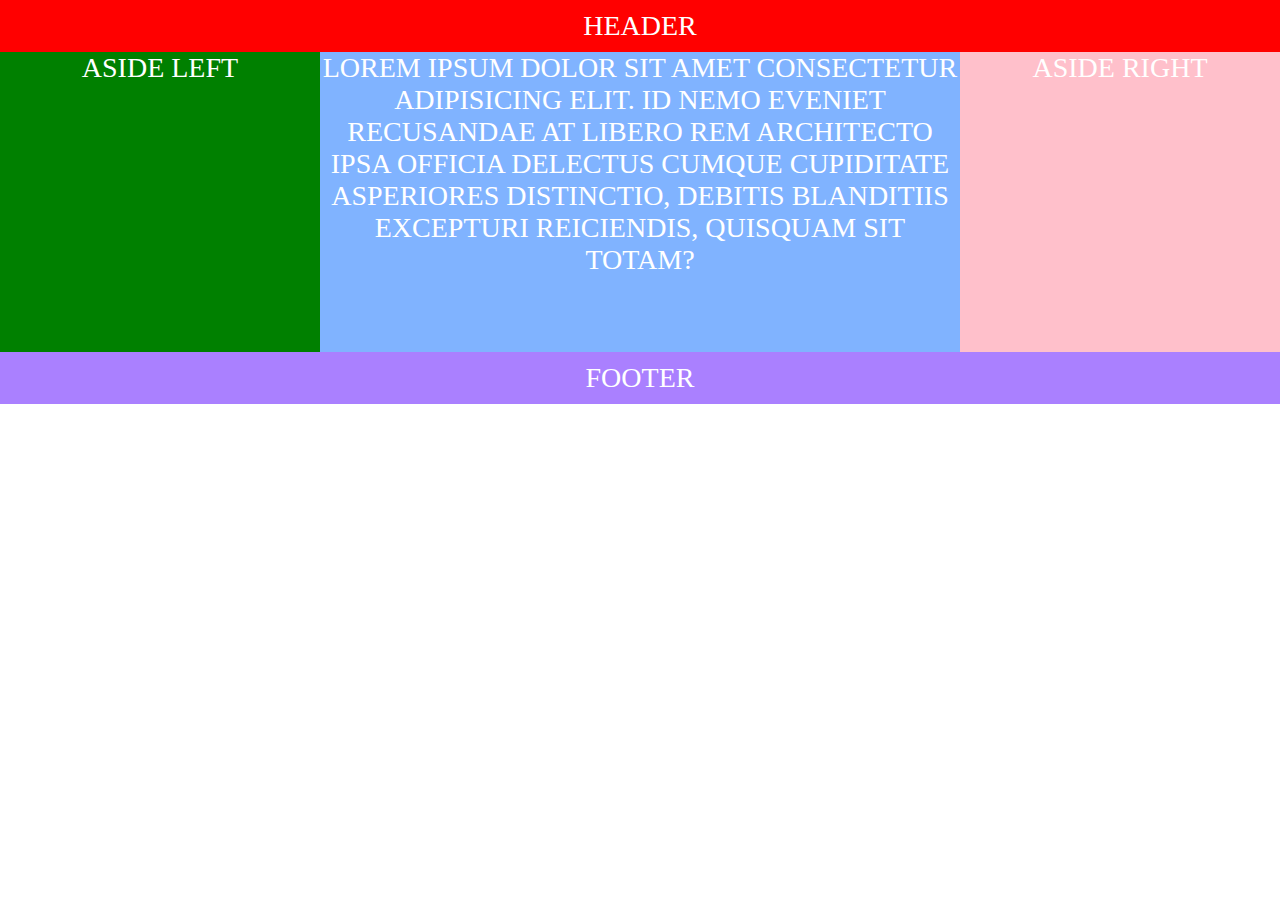
<file: index.html>
<!DOCTYPE html>
<html lang="en">
<head>
    <meta charset="UTF-8">
    <meta name="viewport" content="width=device-width, initial-scale=1.0">
    <meta http-equiv="X-UA-Compatible" content="ie=edge">
    <title>Document</title>
    <link rel="stylesheet" href="css/style.css">
    <link rel="stylesheet" href="css/responsive.css">
</head>
<body>
    <header>
        <h1>header</h1>
    </header>
    <aside class="aside left">
        <h2>aside left</h2>
    </aside>
    <div class="text">
        <p>Lorem ipsum dolor sit amet consectetur adipisicing elit. Id nemo eveniet recusandae at libero rem architecto ipsa officia delectus cumque cupiditate asperiores distinctio, debitis blanditiis excepturi reiciendis, quisquam sit totam?</p>
    </div>
    <aside class="aside right">
        <h2>aside right</h2>
    </aside>
    <footer>
        <h3>footer</h3>
    </footer>
</body>
</html>
</file>
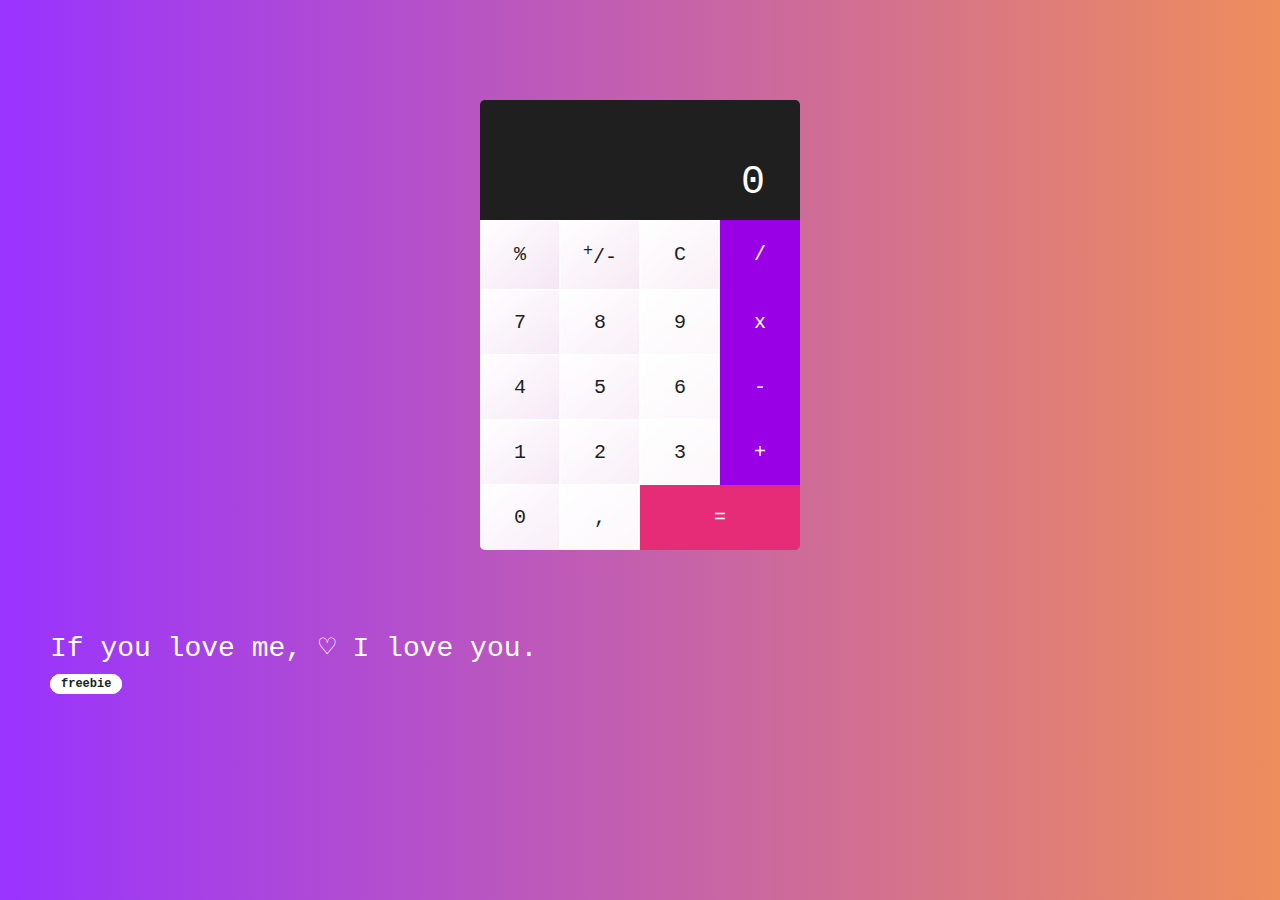
<file: calculator-app/index.html>
<!DOCTYPE html>
<html lang="en">
<head>
    <meta charset="UTF-8">
    <meta name="viewport" content="width=device-width, initial-scale=1.0">
    <title>Count on me!</title>
</head>
<body>
    <div id="container"></div>
<script type="text/javascript" src="main.js"></script></body>
</html>
</file>
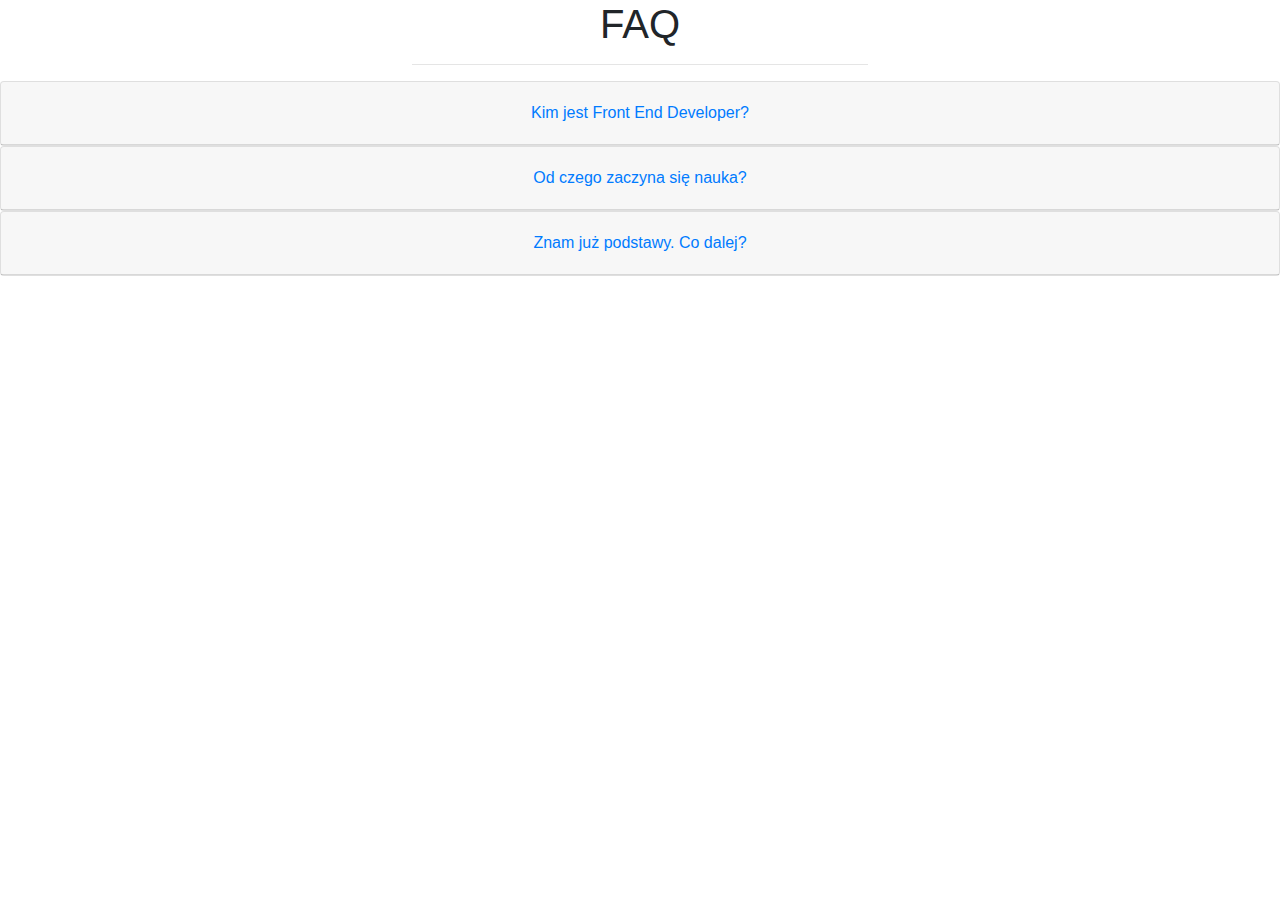
<file: faq/index.html>
<!doctype html>
<html lang="en">
  <head>
    <!-- Required meta tags -->
    <meta charset="utf-8">
    <meta name="viewport" content="width=device-width, initial-scale=1, shrink-to-fit=no">

    <!-- Bootstrap CSS -->
    <link rel="stylesheet" href="https://stackpath.bootstrapcdn.com/bootstrap/4.4.1/css/bootstrap.min.css" integrity="sha384-Vkoo8x4CGsO3+Hhxv8T/Q5PaXtkKtu6ug5TOeNV6gBiFeWPGFN9MuhOf23Q9Ifjh" crossorigin="anonymous">

    <title>FAQ</title>
  </head>
  <body>
    <h1 class="text-center">FAQ</h1 c>
    <hr class="col-4">
    <div id="accordion">
        <div class="card">
          <div class="card-header" id="headingOne">
            <h5 class="mb-0  text-center">
              <button class="btn btn-link" data-toggle="collapse" data-target="#collapseOne" aria-expanded="true" aria-controls="collapseOne">
                Kim jest Front End Developer?
              </button>
            </h5>
          </div>
      
          <div id="collapseOne" class="collapse" aria-labelledby="headingOne" data-parent="#accordion">
            <div class="card-body">
              Anim pariatur cliche reprehenderit, enim eiusmod high life accusamus terry richardson ad squid. 3 wolf moon officia aute, non cupidatat skateboard dolor brunch. Food truck quinoa nesciunt laborum eiusmod. Brunch 3 wolf moon tempor, sunt aliqua put a bird on it squid single-origin coffee nulla assumenda shoreditch et. Nihil anim keffiyeh helvetica, craft beer labore wes anderson cred nesciunt sapiente ea proident. Ad vegan excepteur butcher vice lomo. Leggings occaecat craft beer farm-to-table, raw denim aesthetic synth nesciunt you probably haven't heard of them accusamus labore sustainable VHS.
            </div>
          </div>
        </div>
        <div class="card">
          <div class="card-header" id="headingTwo">
            <h5 class="mb-0  text-center">
              <button class="btn btn-link collapsed" data-toggle="collapse" data-target="#collapseTwo" aria-expanded="false" aria-controls="collapseTwo">
                Od czego zaczyna się nauka?
              </button>
            </h5>
          </div>
          <div id="collapseTwo" class="collapse" aria-labelledby="headingTwo" data-parent="#accordion">
            <div class="card-body">
              Anim pariatur cliche reprehenderit, enim eiusmod high life accusamus terry richardson ad squid. 3 wolf moon officia aute, non cupidatat skateboard dolor brunch. Food truck quinoa nesciunt laborum eiusmod. Brunch 3 wolf moon tempor, sunt aliqua put a bird on it squid single-origin coffee nulla assumenda shoreditch et. Nihil anim keffiyeh helvetica, craft beer labore wes anderson cred nesciunt sapiente ea proident. Ad vegan excepteur butcher vice lomo. Leggings occaecat craft beer farm-to-table, raw denim aesthetic synth nesciunt you probably haven't heard of them accusamus labore sustainable VHS.
            </div>
          </div>
        </div>
        <div class="card">
          <div class="card-header" id="headingThree">
            <h5 class="mb-0  text-center">
              <button class="btn btn-link collapsed" data-toggle="collapse" data-target="#collapseThree" aria-expanded="false" aria-controls="collapseThree">
                Znam już podstawy. Co dalej?
              </button>
            </h5>
          </div>
          <div id="collapseThree" class="collapse" aria-labelledby="headingThree" data-parent="#accordion">
            <div class="card-body">
              Anim pariatur cliche reprehenderit, enim eiusmod high life accusamus terry richardson ad squid. 3 wolf moon officia aute, non cupidatat skateboard dolor brunch. Food truck quinoa nesciunt laborum eiusmod. Brunch 3 wolf moon tempor, sunt aliqua put a bird on it squid single-origin coffee nulla assumenda shoreditch et. Nihil anim keffiyeh helvetica, craft beer labore wes anderson cred nesciunt sapiente ea proident. Ad vegan excepteur butcher vice lomo. Leggings occaecat craft beer farm-to-table, raw denim aesthetic synth nesciunt you probably haven't heard of them accusamus labore sustainable VHS.
            </div>
          </div>
        </div>
      </div>
    <script src="https://code.jquery.com/jquery-3.4.1.slim.min.js" integrity="sha384-J6qa4849blE2+poT4WnyKhv5vZF5SrPo0iEjwBvKU7imGFAV0wwj1yYfoRSJoZ+n" crossorigin="anonymous"></script>
    <script src="https://cdn.jsdelivr.net/npm/popper.js@1.16.0/dist/umd/popper.min.js" integrity="sha384-Q6E9RHvbIyZFJoft+2mJbHaEWldlvI9IOYy5n3zV9zzTtmI3UksdQRVvoxMfooAo" crossorigin="anonymous"></script>
    <script src="https://stackpath.bootstrapcdn.com/bootstrap/4.4.1/js/bootstrap.min.js" integrity="sha384-wfSDF2E50Y2D1uUdj0O3uMBJnjuUD4Ih7YwaYd1iqfktj0Uod8GCExl3Og8ifwB6" crossorigin="anonymous"></script>
  </body>
</html>
</file>
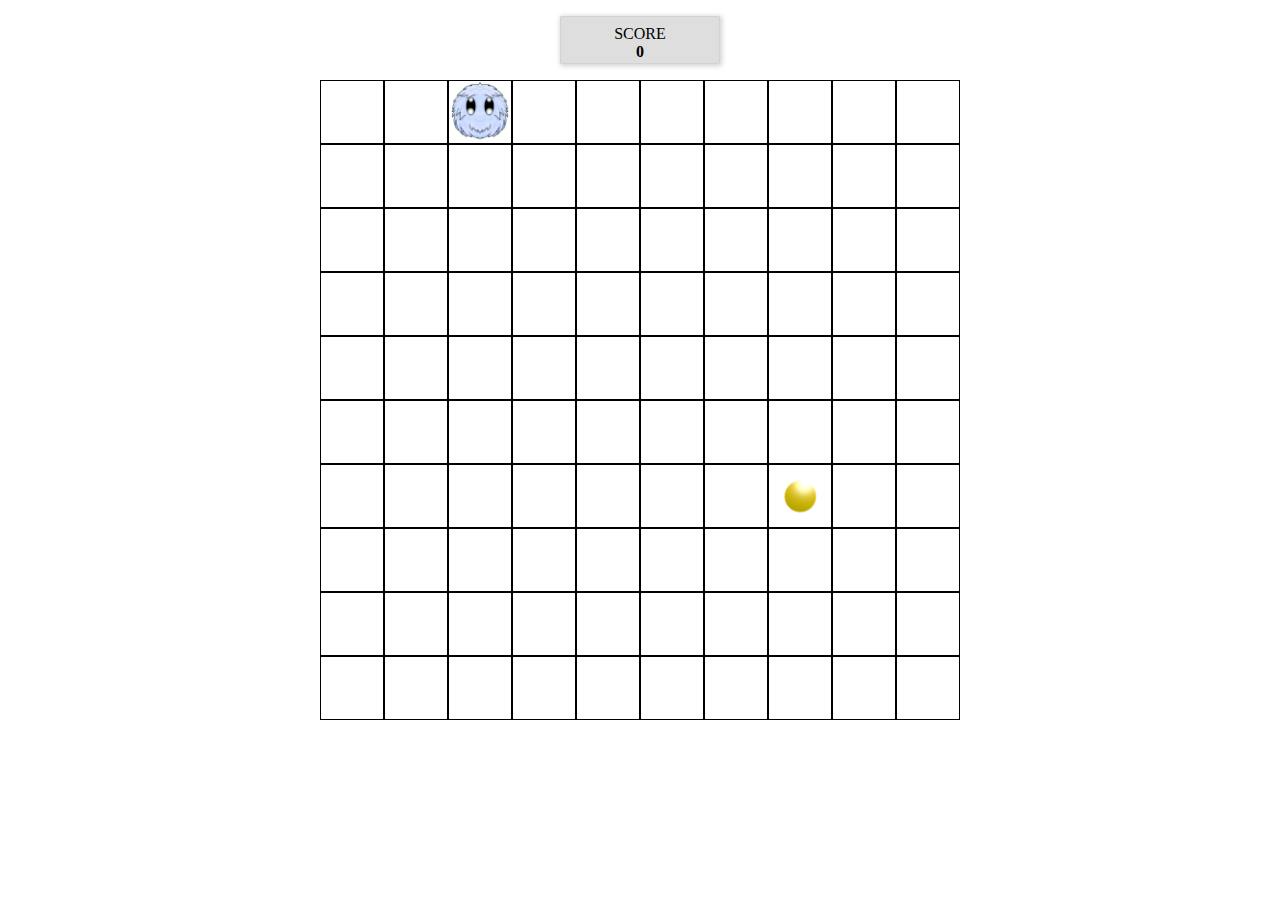
<file: furry-game/index.html>
<!DOCTYPE html>
<html>

<head>
    <meta charset="utf-8">
    <title>Javascript Furry game</title>
    <link rel='stylesheet' href='css/style.css'>

</head>

<body>

  <section id='score'>
    <div>
      SCORE<br>
      <strong>0</strong>
    </div>
  </section>



  <section id='board'>
    <div></div>
    <div></div>
    <div></div>
    <div></div>
    <div></div>
    <div></div>
    <div></div>
    <div></div>
    <div></div>
    <div></div>
    <div></div>
    <div></div>
    <div></div>
    <div></div>
    <div></div>
    <div></div>
    <div></div>
    <div></div>
    <div></div>
    <div></div>
    <div></div>
    <div></div>
    <div></div>
    <div></div>
    <div></div>
    <div></div>
    <div></div>
    <div></div>
    <div></div>
    <div></div>
    <div></div>
    <div></div>
    <div></div>
    <div></div>
    <div></div>
    <div></div>
    <div></div>
    <div></div>
    <div></div>
    <div></div>
    <div></div>
    <div></div>
    <div></div>
    <div></div>
    <div></div>
    <div></div>
    <div></div>
    <div></div>
    <div></div>
    <div></div>
    <div></div>
    <div></div>
    <div></div>
    <div></div>
    <div></div>
    <div></div>
    <div></div>
    <div></div>
    <div></div>
    <div></div>
    <div></div>
    <div></div>
    <div></div>
    <div></div>
    <div></div>
    <div></div>
    <div></div>
    <div></div>
    <div></div>
    <div></div>
    <div></div>
    <div></div>
    <div></div>
    <div></div>
    <div></div>
    <div></div>
    <div></div>
    <div></div>
    <div></div>
    <div></div>
    <div></div>
    <div></div>
    <div></div>
    <div></div>
    <div></div>
    <div></div>
    <div></div>
    <div></div>
    <div></div>
    <div></div>
    <div></div>
    <div></div>
    <div></div>
    <div></div>
    <div></div>
    <div></div>
    <div></div>
    <div></div>
    <div></div>
    <div></div>
  </section>


  <section id='over' class='invisible'>
    <pre>
      <h3>Koniec gry!</h3>
      <p class="score"></p>
    </pre>
    <button id="play-again">Zagraj jeszcze raz</button>
  </section>

  <script src='js/game.js'></script>
</body>

</html>
</file>
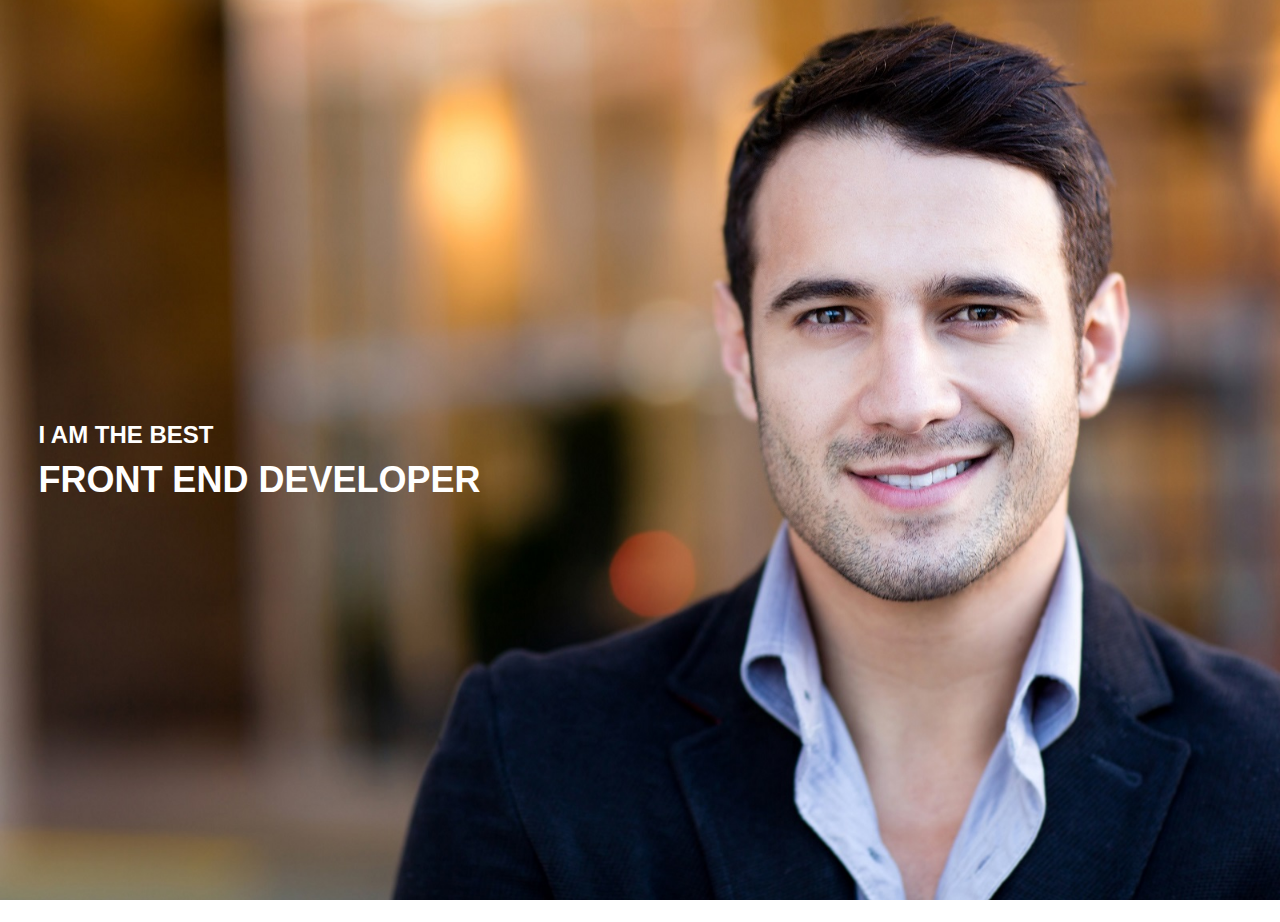
<file: new-project/index.html>
<!DOCTYPE html>
<html lang="en">
<head>
    <meta charset="UTF-8">
    <meta name="viewport" content="width=device-width, initial-scale=1.0">
    <meta http-equiv="X-UA-Compatible" content="ie=edge">
    <title>Document</title>
    <link rel="stylesheet" href="css/style.css">
    <link rel="stylesheet" href="css/responsive.css">
</head>
<body>
    <div class="container">
        <img src="img/man-1.jpg" alt="" class="picture-one">
        <img src="img/man-2.jpg" alt="" class="picture-two">
        <div class="text-container">
            <div class="text">
                <h1>i am the best</h1>
                <h1>front end developer</h1>
            </div>
        </div>
    </div>
</body>
</html>
</file>
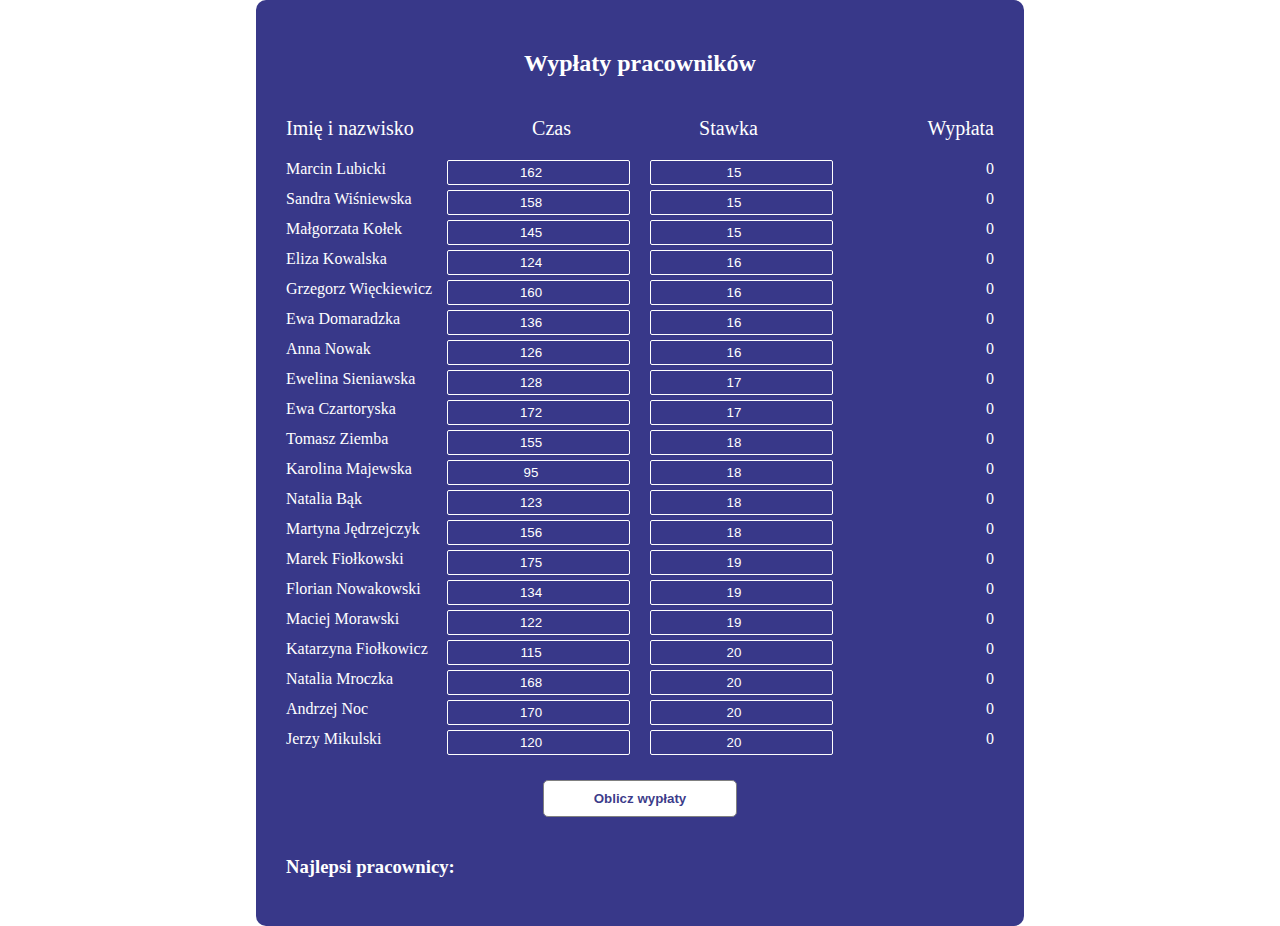
<file: salaries/index.html>
<!DOCTYPE html>
<html>

<head>
    <meta charset="utf-8">
    <meta pracownik="viewport" content="width=device-width">
    <title>Wypłaty pracowników</title>
    <link href="style.css" rel="stylesheet" type="text/css" />
</head>

<body>

    <div id="pracownicy">
        <div id="main-title">
            <h2>Wypłaty pracowników</h2>
        </div>
        <div id="title">
            <span id="tytul-pracownik">Imię i nazwisko</span>
            <span id="tytul-czas">Czas</span>
            <span id="tytul-stawka">Stawka</span>
            <span id="tytul-wyplata">Wypłata</span>
        </div>
        <div id="pracownik1" class="pracownik-container">
            <span class="pracownik">Marcin Lubicki</span>
            <input type="number" class="czas" value="162">
            <input type="number" class="stawka" value="15">
            <span class="wyplata">0</span>
        </div>
        <div id="pracownik2" class="pracownik-container">
            <span class="pracownik">Sandra Wiśniewska</span>
            <input type="number" class="czas" value="158">
            <input type="number" class="stawka" value="15">
            <span class="wyplata">0</span>
        </div>
        <div id="pracownik3" class="pracownik-container">
            <span class="pracownik">Małgorzata Kołek</span>
            <input type="number" class="czas" value="145">
            <input type="number" class="stawka" value="15">
            <span class="wyplata">0</span>
        </div>
        <div id="pracownik4" class="pracownik-container">
            <span class="pracownik">Eliza Kowalska</span>
            <input type="number" class="czas" value="124">
            <input type="number" class="stawka" value="16">
            <span class="wyplata">0</span>
        </div>
        <div id="pracownik5" class="pracownik-container">
            <span class="pracownik">Grzegorz Więckiewicz</span>
            <input type="number" class="czas" value="160">
            <input type="number" class="stawka" value="16">
            <span class="wyplata">0</span>
        </div>
        <div id="pracownik6" class="pracownik-container">
            <span class="pracownik">Ewa Domaradzka</span>
            <input type="number" class="czas" value="136">
            <input type="number" class="stawka" value="16">
            <span class="wyplata">0</span>
        </div>
        <div id="pracownik7" class="pracownik-container">
            <span class="pracownik">Anna Nowak</span>
            <input type="number" class="czas" value="126">
            <input type="number" class="stawka" value="16">
            <span class="wyplata">0</span>
        </div>
        <div id="pracownik8" class="pracownik-container">
            <span class="pracownik">Ewelina Sieniawska</span>
            <input type="number" class="czas" value="128">
            <input type="number" class="stawka" value="17">
            <span class="wyplata">0</span>
        </div>
        <div id="pracownik9" class="pracownik-container">
            <span class="pracownik">Ewa Czartoryska</span>
            <input type="number" class="czas" value="172">
            <input type="number" class="stawka" value="17">
            <span class="wyplata">0</span>
        </div>
        <div id="pracownik10" class="pracownik-container">
            <span class="pracownik">Tomasz Ziemba</span>
            <input type="number" class="czas" value="155">
            <input type="number" class="stawka" value="18">
            <span class="wyplata">0</span>
        </div>
        <div id="pracownik11" class="pracownik-container">
            <span class="pracownik">Karolina Majewska</span>
            <input type="number" class="czas" value="95">
            <input type="number" class="stawka" value="18">
            <span class="wyplata">0</span>
        </div>
        <div id="pracownik12" class="pracownik-container">
            <span class="pracownik">Natalia Bąk</span>
            <input type="number" class="czas" value="123">
            <input type="number" class="stawka" value="18">
            <span class="wyplata">0</span>
        </div>
        <div id="pracownik13" class="pracownik-container">
            <span class="pracownik">Martyna Jędrzejczyk</span>
            <input type="number" class="czas" value="156">
            <input type="number" class="stawka" value="18">
            <span class="wyplata">0</span>
        </div>
        <div id="pracownik14" class="pracownik-container">
            <span class="pracownik">Marek Fiołkowski</span>
            <input type="number" class="czas" value="175">
            <input type="number" class="stawka" value="19">
            <span class="wyplata">0</span>
        </div>
        <div id="pracownik15" class="pracownik-container">
            <span class="pracownik">Florian Nowakowski</span>
            <input type="number" class="czas" value="134">
            <input type="number" class="stawka" value="19">
            <span class="wyplata">0</span>
        </div>
        <div id="pracownik16" class="pracownik-container">
            <span class="pracownik">Maciej Morawski</span>
            <input type="number" class="czas" value="122">
            <input type="number" class="stawka" value="19">
            <span class="wyplata">0</span>
        </div>
        <div id="pracownik17" class="pracownik-container">
            <span class="pracownik">Katarzyna Fiołkowicz</span>
            <input type="number" class="czas" value="115">
            <input type="number" class="stawka" value="20">
            <span class="wyplata">0</span>
        </div>
        <div id="pracownik18" class="pracownik-container">
            <span class="pracownik">Natalia Mroczka</span>
            <input type="number" class="czas" value="168">
            <input type="number" class="stawka" value="20">
            <span class="wyplata">0</span>
        </div>
        <div id="pracownik19" class="pracownik-container">
            <span class="pracownik">Andrzej Noc</span>
            <input type="number" class="czas" value="170">
            <input type="number" class="stawka" value="20">
            <span class="wyplata">0</span>
        </div>
        <div id="pracownik20" class="pracownik-container">
            <span class="pracownik">Jerzy Mikulski</span>
            <input type="number" class="czas" value="120">
            <input type="number" class="stawka" value="20">
            <span class="wyplata">0</span>
        </div>
        <div class="button-container">
            <button id="oblicz">Oblicz wypłaty</button>
        </div>
        <div class="the-best-employees">
            <h3>Najlepsi pracownicy: <span id="najlepsi-pracownicy"></span></h3>
            <div class="list-container"></div>
        </div>
    </div>
    <script src="script.js"></script>
</body>

</html>
</file>
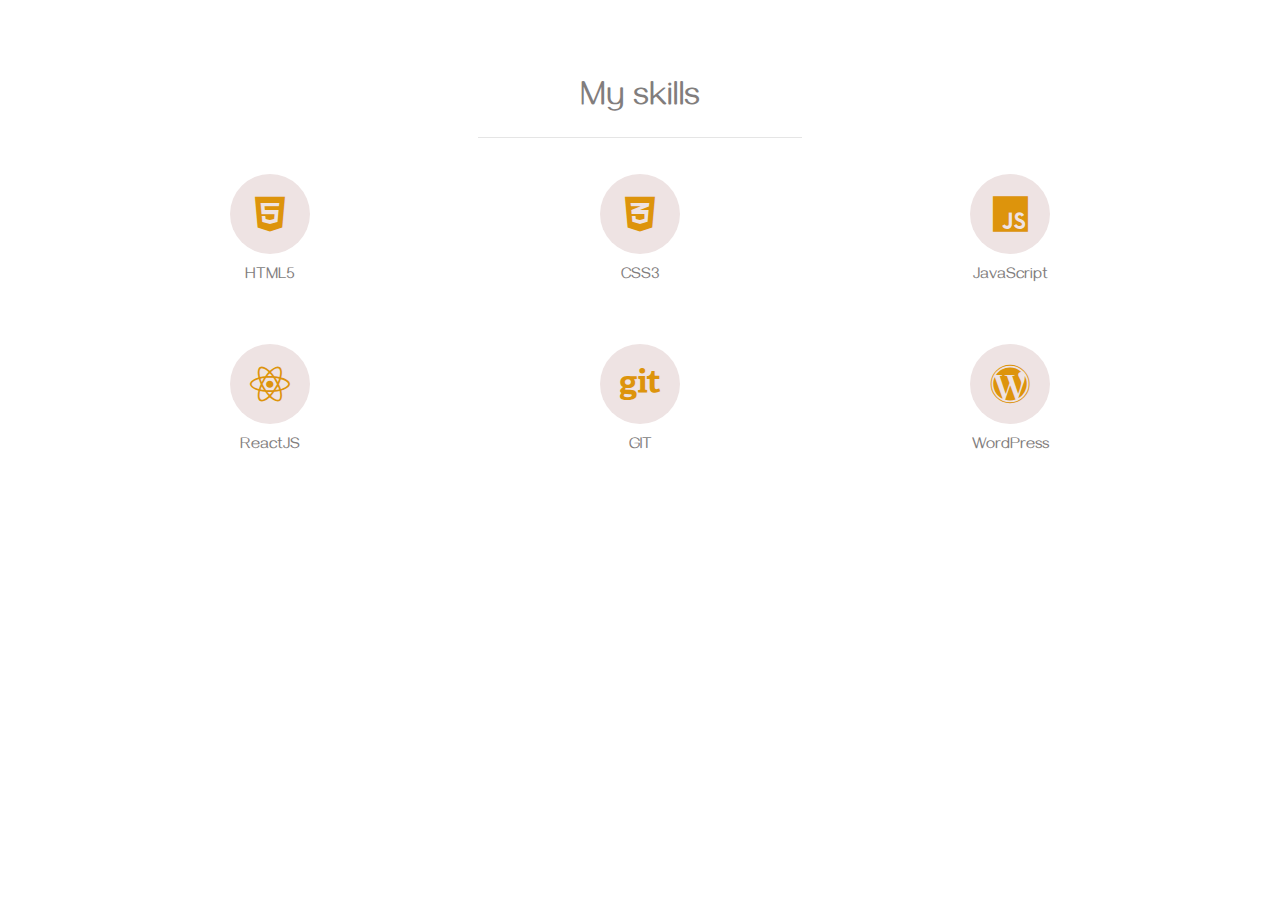
<file: skills/index.html>
<!doctype html>
<html lang="en">

<head>
    <meta charset="utf-8">
    <meta name="viewport" content="width=device-width, initial-scale=1, shrink-to-fit=no">

    <link href="https://fonts.googleapis.com/css?family=Gayathri&display=swap" rel="stylesheet">
    <link rel="stylesheet" href="https://cdnjs.cloudflare.com/ajax/libs/font-awesome/5.11.2/css/all.min.css">
    <link rel="stylesheet" href="https://stackpath.bootstrapcdn.com/bootstrap/4.4.1/css/bootstrap.min.css"
        integrity="sha384-Vkoo8x4CGsO3+Hhxv8T/Q5PaXtkKtu6ug5TOeNV6gBiFeWPGFN9MuhOf23Q9Ifjh" crossorigin="anonymous">
    <link rel="stylesheet" href="style.css">
    <title>My skills</title>
</head>

<body>
    <section class="skills">
        <h1>My skills</h1>
        <hr>
        <div class="icons-container row">
            <div class="icon-container d-block col-md-4 col-sm-6 col-12">
                <div class="icon d-flex justify-content-center align-items-center">
                    <i class="fab fa-html5"></i>
                </div>
                <p>HTML5</p>
            </div>

            <div class="icon-container d-block col-md-4 col-sm-6 col-12">
                <div class="icon d-flex justify-content-center align-items-center">
                    <i class="fab fa-css3-alt"></i>
                </div>
                <p>CSS3</p>
            </div>

            <div class="icon-container d-block col-md-4 col-sm-6 col-12">
                <div class="icon d-flex justify-content-center align-items-center">
                    <i class="fab fa-js"></i>
                </div>
                <p>JavaScript</p>
            </div>

            <div class="icon-container d-block col-md-4 col-sm-6 col-12">
                <div class="icon d-flex justify-content-center align-items-center">
                    <i class="fab fa-react"></i>
                </div>
                <p>ReactJS</p>
            </div>
            <div class="icon-container d-block col-md-4 col-sm-6 col-12">
                <div class="icon d-flex justify-content-center align-items-center">
                    <i class="fab fa-git"></i>
                </div>
                <p>GIT</p>
            </div>

            <div class="icon-container d-block col-md-4 col-sm-6 col-12">
                <div class="icon d-flex justify-content-center align-items-center">
                    <i class="fab fa-wordpress"></i>
                </div>
                <p>WordPress</p>
            </div>
        </div>
    </section>

    <script src="https://code.jquery.com/jquery-3.4.1.slim.min.js"
        integrity="sha384-J6qa4849blE2+poT4WnyKhv5vZF5SrPo0iEjwBvKU7imGFAV0wwj1yYfoRSJoZ+n"
        crossorigin="anonymous"></script>
    <script src="https://cdn.jsdelivr.net/npm/popper.js@1.16.0/dist/umd/popper.min.js"
        integrity="sha384-Q6E9RHvbIyZFJoft+2mJbHaEWldlvI9IOYy5n3zV9zzTtmI3UksdQRVvoxMfooAo"
        crossorigin="anonymous"></script>
    <script src="https://stackpath.bootstrapcdn.com/bootstrap/4.4.1/js/bootstrap.min.js"
        integrity="sha384-wfSDF2E50Y2D1uUdj0O3uMBJnjuUD4Ih7YwaYd1iqfktj0Uod8GCExl3Og8ifwB6"
        crossorigin="anonymous"></script>
</body>

</html>
</file>
<file: css/style.css>
* {
    box-sizing: border-box;
}
body {
    margin: 0;
    text-transform: uppercase;
    display: flex;
    flex-wrap: wrap;
    text-align: center;
}
h1, 
h2,
h3,
p {
    font-size: 28px;
    color: white;
    font-weight: normal;
}
h1,
h3 {
    margin-top: 10px;
    margin-bottom: 10px;
}
h2,
p {
    margin: 0;
}
header, 
footer {
    flex-basis: 100%;
}
.aside, 
.text {
    height: 300px;
}
.aside {
    flex-basis: 25%;
}
.text {
    flex-basis: 50%;
    background-color: #80b3ff;
}
header {
    background-color: red;
}
.left {
    background-color: green;
}
.right {
    background-color: pink;
}
footer {
    background-color: #aa80ff;
}
</file>
<file: css/responsive.css>
@media all and (max-width: 992px) {
    .left {
        order: 1;
        flex-basis: 100%;
    }
    .text {
        flex-basis: 75%;
    }
    footer{
        order: 2;
    }
}
@media all and (max-width: 768px) {
    .text,
    .right {
        flex-basis: 100%;
    }
    header {
        order: 0;
    }
    .text {
        order: 1;
    }
    .left {
        order: 2;
    }
    .right {
        order: 3;
    }
    footer {
        order: 4;
    }
}
</file>
<file: furry-game/css/style.css>
* {
    box-sizing: border-box;
}

body {
    margin: 0;
    padding: 0;
}

section#score {
  width: 100%;
}

#board {
  width: 640px;
  height: 640px;
  margin: 1em auto;
}

#board  > div {    
  border: 1px solid black;
  float: left;
  width: 64px;
  height: 64px;
}


section#score div {
  width: 10em;
  height: 3em;
  text-align: center;
  padding: 0.5em;
  background-color: rgba(211,211,211, 0.75);
  border: 1px solid lightgray;
  border-radius: 1px;
  box-shadow: 1px 1px 5px 1px lightgray;
  margin: 1em auto;
}

.furry {
  background-image: url('../images/furry.png');
  background-repeat: no-repeat;
  background-size: cover;
}
.coin {
  background-image: url('../images/coin.png');
  background-repeat: no-repeat;
  background-size: cover;
}

section#over {
  position: fixed;
  width: 100%;
  height: 100%;
  left: 0;
  top: 0;
  z-index: 1;
  padding: 10px;
  background-color: rgba(255, 255, 0, 0.75);
  text-align: center;
}

section#over pre {
  display: inline-block;
  width: 100%;
  text-align: center;
  font-size: 10px;
  font-weight: bolder;
  color: brown;
}
section#over #play-again {
  margin: auto;
  background-color: brown;
  border: 0;
  border-radius: 5px;
  padding: 10px 20px;
  color: rgba(255, 255, 0, 0.75);
  text-transform: uppercase;
  cursor: pointer;
}

.invisible {
  display: none;
}
</file>
<file: new-project/css/style.css>
* {
    box-sizing: border-box;
}
body {
    margin: 0;
}
.container {
    position: relative;
}
.container img {
    object-fit: cover;
    width: 100%;
}
.container .picture-one {
    height: 100vh;
}
.container .picture-two {
    opacity: 0;
    height: 0;
}
.container .text-container {
    height: 100%;
    position: absolute;
    top: 0;
    display: flex;
    align-items: center;
    margin-left: 3%;
}
.container .text-container .text h1 {
    text-transform: uppercase;
    color: white;
    font-family: Verdana, Geneva, Tahoma, sans-serif;
    margin: 10px 0;
}
.container .text-container .text h1:first-of-type {
    font-size: 24px;
}
.container .text-container .text h1:last-of-type {
    font-size: 36px;
}
</file>
<file: new-project/css/responsive.css>
@media all and (max-width: 1170px) {
    .container {
        margin-top: -20px;
    }
    .container .picture-one {
        opacity: 0;
        height: 0;
    }
    .container .picture-two {
        opacity: 1;
        height: 70vh;
    } 
    .container .text-container {
        margin: 5% 30px 0 0;
        right: 0;
        height: 30%;
    }
    .container .text-container .text h1:first-of-type {
        font-size: 18px;
    }
    .container .text-container .text h1:last-of-type {
        font-size: 30px;
    }
}
@media all and (max-width: 992px) {
    .container {
        margin-top: 0;
    }
    .container .picture-one {
        opacity: 1;
        height: 50vh;
    }
    .container .picture-two {
        opacity: 0;
        height: 0;
    }
    .container .text-container {
        position: unset;
        margin: 0
    }
    .container .text-container .text {
        text-align: center;
        width: 100%;
    }
    .container .text-container .text h1 {
        color: black;
    }
    .container .text-container .text h1:first-of-type {
        margin-top: 0;
    }
}
</file>
<file: salaries/style.css>
* {
    box-sizing: border-box;
}
body {
    margin: 0;
}
#pracownicy {
    width: 60%;
    margin: auto;
    background-color: rgba(6, 6, 107, 0.8);
    color: white;
    border-radius: 10px;
    padding: 30px;
}
#main-title {
    text-align: center;
    margin-bottom: 20px;
}
h2 {
    display: inline-block;
}
#title,
.pracownik-container {
    display: flex;
    margin-top: 5px;
    margin-bottom: 5px;
}
#title {
    margin-bottom: 20px;
    font-size: 20px;
}
#title #tytul-pracownik {
    text-align: left;
}
#title #tytul-czas,
#title #tytul-stawka {
    text-align: center;
}
#title #tytul-wyplata,
.wyplata {
    text-align: right;
}
#title *, 
.pracownik-container * {
    flex-basis: 25%;
}
.pracownik-container {
    height: 25px;
}
input {
    background: none;
    border: 1px solid white;
    color: white;
    border-radius: 2px;
    text-align: center;
}
.czas {
    margin-right: 10px;
}
.stawka {
    margin-left: 10px;
}
.button-container {
    text-align: center;
    padding-top: 20px;
    padding-bottom: 20px;
}
.button-container button {
    padding: 10px 50px;
    border: 1px solid gray;
    border-radius: 5px;
    cursor: pointer;
    background-color: white;
    color: rgba(6, 6, 107, 0.8);
    font-weight: bold;
}
</file>
<file: skills/style.css>
.skills {
    text-align: center;
    font-family: 'Gayathri', sans-serif;
    padding: 80px 100px;
    color: rgb(129, 125, 125);
}
.skills h1 {
    font-size: 34px;
    margin: auto;
}
.skills hr {
    width: 30%;
}
.skills .icons-container .icon-container {
    margin: 20px 0;
}
.skills .icons-container .icon-container .icon {
    width: 80px;
    height: 80px;
    background-color: rgb(238, 227, 227);
    border-radius: 50%;
    margin: auto;
}
.skills .icons-container .icon-container .icon i {
    font-size: 40px;
    color: rgb(221, 148, 12);
}
.skills .icons-container .icon-container p {
    margin-top: 10px;
}
</file>
